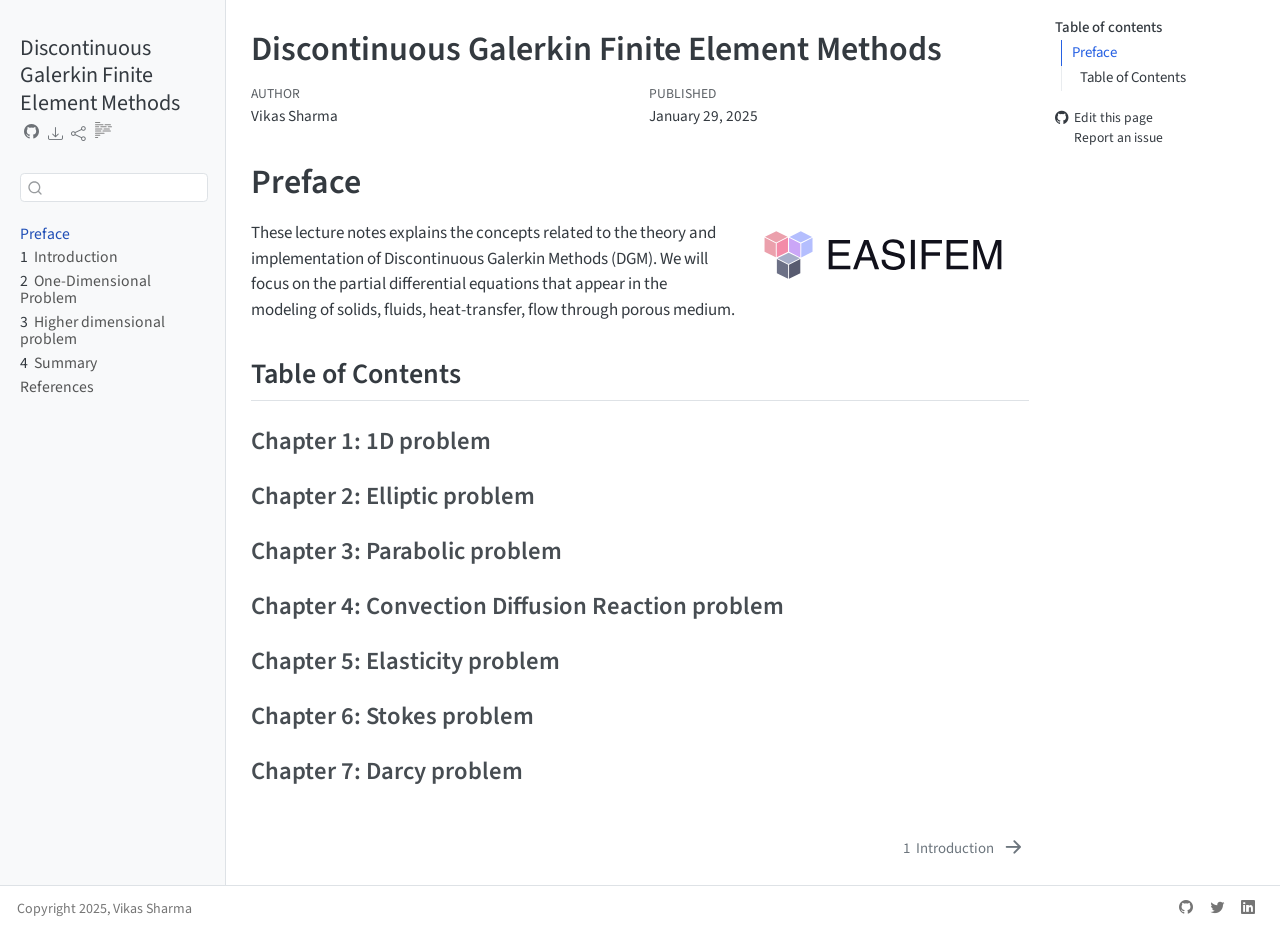
<file: index.html>
<!DOCTYPE html>
<html xmlns="http://www.w3.org/1999/xhtml" lang="en" xml:lang="en"><head>

<meta charset="utf-8">
<meta name="generator" content="quarto-1.7.6">

<meta name="viewport" content="width=device-width, initial-scale=1.0, user-scalable=yes">

<meta name="author" content="Vikas Sharma">
<meta name="dcterms.date" content="2025-01-29">

<title>Discontinuous Galerkin Finite Element Methods</title>
<style>
code{white-space: pre-wrap;}
span.smallcaps{font-variant: small-caps;}
div.columns{display: flex; gap: min(4vw, 1.5em);}
div.column{flex: auto; overflow-x: auto;}
div.hanging-indent{margin-left: 1.5em; text-indent: -1.5em;}
ul.task-list{list-style: none;}
ul.task-list li input[type="checkbox"] {
  width: 0.8em;
  margin: 0 0.8em 0.2em -1em; /* quarto-specific, see https://github.com/quarto-dev/quarto-cli/issues/4556 */ 
  vertical-align: middle;
}
</style>


<script src="site_libs/quarto-nav/quarto-nav.js"></script>
<script src="site_libs/quarto-nav/headroom.min.js"></script>
<script src="site_libs/clipboard/clipboard.min.js"></script>
<script src="site_libs/quarto-search/autocomplete.umd.js"></script>
<script src="site_libs/quarto-search/fuse.min.js"></script>
<script src="site_libs/quarto-search/quarto-search.js"></script>
<meta name="quarto:offset" content="./">
<link href="./intro.html" rel="next">
<link href="././figures/favicon.png" rel="icon" type="image/png">
<script src="site_libs/quarto-html/quarto.js"></script>
<script src="site_libs/quarto-html/popper.min.js"></script>
<script src="site_libs/quarto-html/tippy.umd.min.js"></script>
<script src="site_libs/quarto-html/anchor.min.js"></script>
<link href="site_libs/quarto-html/tippy.css" rel="stylesheet">
<link href="site_libs/quarto-html/quarto-syntax-highlighting-6c21014d9765ba549c6ebad95917e4d7.css" rel="stylesheet" id="quarto-text-highlighting-styles">
<script src="site_libs/bootstrap/bootstrap.min.js"></script>
<link href="site_libs/bootstrap/bootstrap-icons.css" rel="stylesheet">
<link href="site_libs/bootstrap/bootstrap-37d89bc7e80e994595a40689c5304408.min.css" rel="stylesheet" append-hash="true" id="quarto-bootstrap" data-mode="light">
<script id="quarto-search-options" type="application/json">{
  "location": "sidebar",
  "copy-button": false,
  "collapse-after": 3,
  "panel-placement": "start",
  "type": "textbox",
  "limit": 50,
  "keyboard-shortcut": [
    "f",
    "/",
    "s"
  ],
  "show-item-context": false,
  "language": {
    "search-no-results-text": "No results",
    "search-matching-documents-text": "matching documents",
    "search-copy-link-title": "Copy link to search",
    "search-hide-matches-text": "Hide additional matches",
    "search-more-match-text": "more match in this document",
    "search-more-matches-text": "more matches in this document",
    "search-clear-button-title": "Clear",
    "search-text-placeholder": "",
    "search-detached-cancel-button-title": "Cancel",
    "search-submit-button-title": "Submit",
    "search-label": "Search"
  }
}</script>
<script async="" src="https://hypothes.is/embed.js"></script>
<script>
  window.document.addEventListener("DOMContentLoaded", function (_event) {
    document.body.classList.add('hypothesis-enabled');
  });
</script>


<meta name="twitter:title" content="Discontinuous Galerkin Finite Element Methods">
<meta name="twitter:description" content="">
<meta name="twitter:image" content="https://poromechanics.github.io/dg-fem/figures/cover.svg">
<meta name="twitter:image:alt" content="DG FEM">
<meta name="twitter:card" content="summary_large_image">
</head>

<body class="nav-sidebar docked">

<div id="quarto-search-results"></div>
  <header id="quarto-header" class="headroom fixed-top">
  <nav class="quarto-secondary-nav">
    <div class="container-fluid d-flex">
      <button type="button" class="quarto-btn-toggle btn" data-bs-toggle="collapse" role="button" data-bs-target=".quarto-sidebar-collapse-item" aria-controls="quarto-sidebar" aria-expanded="false" aria-label="Toggle sidebar navigation" onclick="if (window.quartoToggleHeadroom) { window.quartoToggleHeadroom(); }">
        <i class="bi bi-layout-text-sidebar-reverse"></i>
      </button>
        <nav class="quarto-page-breadcrumbs" aria-label="breadcrumb"><ol class="breadcrumb"><li class="breadcrumb-item"><a href="./index.html">Preface</a></li></ol></nav>
        <a class="flex-grow-1" role="navigation" data-bs-toggle="collapse" data-bs-target=".quarto-sidebar-collapse-item" aria-controls="quarto-sidebar" aria-expanded="false" aria-label="Toggle sidebar navigation" onclick="if (window.quartoToggleHeadroom) { window.quartoToggleHeadroom(); }">      
        </a>
      <button type="button" class="btn quarto-search-button" aria-label="Search" onclick="window.quartoOpenSearch();">
        <i class="bi bi-search"></i>
      </button>
    </div>
  </nav>
</header>
<!-- content -->
<div id="quarto-content" class="quarto-container page-columns page-rows-contents page-layout-article">
<!-- sidebar -->
  <nav id="quarto-sidebar" class="sidebar collapse collapse-horizontal quarto-sidebar-collapse-item sidebar-navigation docked overflow-auto">
    <div class="pt-lg-2 mt-2 text-left sidebar-header">
    <div class="sidebar-title mb-0 py-0">
      <a href="./">Discontinuous Galerkin Finite Element Methods</a> 
        <div class="sidebar-tools-main tools-wide">
    <a href="https://github.com/poromechanics/dg-fem/" title="Source Code" class="quarto-navigation-tool px-1" aria-label="Source Code"><i class="bi bi-github"></i></a>
    <div class="dropdown">
      <a href="" title="Download" id="quarto-navigation-tool-dropdown-0" class="quarto-navigation-tool dropdown-toggle px-1" data-bs-toggle="dropdown" aria-expanded="false" role="link" aria-label="Download"><i class="bi bi-download"></i></a>
      <ul class="dropdown-menu" aria-labelledby="quarto-navigation-tool-dropdown-0">
          <li>
            <a class="dropdown-item sidebar-tools-main-item" href="./Discontinuous-Galerkin-Finite-Element-Methods.pdf">
              <i class="bi bi-file-pdf pe-1"></i>
            Download PDF
            </a>
          </li>
          <li>
            <a class="dropdown-item sidebar-tools-main-item" href="./Discontinuous-Galerkin-Finite-Element-Methods.epub">
              <i class="bi bi-journal pe-1"></i>
            Download ePub
            </a>
          </li>
      </ul>
    </div>
    <div class="dropdown">
      <a href="" title="Share" id="quarto-navigation-tool-dropdown-1" class="quarto-navigation-tool dropdown-toggle px-1" data-bs-toggle="dropdown" aria-expanded="false" role="link" aria-label="Share"><i class="bi bi-share"></i></a>
      <ul class="dropdown-menu" aria-labelledby="quarto-navigation-tool-dropdown-1">
          <li>
            <a class="dropdown-item sidebar-tools-main-item" href="https://twitter.com/intent/tweet?url=|url|">
              <i class="bi bi-twitter pe-1"></i>
            Twitter
            </a>
          </li>
          <li>
            <a class="dropdown-item sidebar-tools-main-item" href="https://www.linkedin.com/sharing/share-offsite/?url=|url|">
              <i class="bi bi-linkedin pe-1"></i>
            LinkedIn
            </a>
          </li>
      </ul>
    </div>
  <a href="" class="quarto-reader-toggle quarto-navigation-tool px-1" onclick="window.quartoToggleReader(); return false;" title="Toggle reader mode">
  <div class="quarto-reader-toggle-btn">
  <i class="bi"></i>
  </div>
</a>
</div>
    </div>
      </div>
        <div class="mt-2 flex-shrink-0 align-items-center">
        <div class="sidebar-search">
        <div id="quarto-search" class="" title="Search"></div>
        </div>
        </div>
    <div class="sidebar-menu-container"> 
    <ul class="list-unstyled mt-1">
        <li class="sidebar-item">
  <div class="sidebar-item-container"> 
  <a href="./index.html" class="sidebar-item-text sidebar-link active">
 <span class="menu-text">Preface</span></a>
  </div>
</li>
        <li class="sidebar-item">
  <div class="sidebar-item-container"> 
  <a href="./intro.html" class="sidebar-item-text sidebar-link">
 <span class="menu-text"><span class="chapter-number">1</span>&nbsp; <span class="chapter-title">Introduction</span></span></a>
  </div>
</li>
        <li class="sidebar-item">
  <div class="sidebar-item-container"> 
  <a href="./dg-in-one-dim.html" class="sidebar-item-text sidebar-link">
 <span class="menu-text"><span class="chapter-number">2</span>&nbsp; <span class="chapter-title">One-Dimensional Problem</span></span></a>
  </div>
</li>
        <li class="sidebar-item">
  <div class="sidebar-item-container"> 
  <a href="./dg-in-multi-dim.html" class="sidebar-item-text sidebar-link">
 <span class="menu-text"><span class="chapter-number">3</span>&nbsp; <span class="chapter-title">Higher dimensional problem</span></span></a>
  </div>
</li>
        <li class="sidebar-item">
  <div class="sidebar-item-container"> 
  <a href="./summary.html" class="sidebar-item-text sidebar-link">
 <span class="menu-text"><span class="chapter-number">4</span>&nbsp; <span class="chapter-title">Summary</span></span></a>
  </div>
</li>
        <li class="sidebar-item">
  <div class="sidebar-item-container"> 
  <a href="./references.html" class="sidebar-item-text sidebar-link">
 <span class="menu-text">References</span></a>
  </div>
</li>
    </ul>
    </div>
</nav>
<div id="quarto-sidebar-glass" class="quarto-sidebar-collapse-item" data-bs-toggle="collapse" data-bs-target=".quarto-sidebar-collapse-item"></div>
<!-- margin-sidebar -->
    <div id="quarto-margin-sidebar" class="sidebar margin-sidebar">
        <nav id="TOC" role="doc-toc" class="toc-active">
    <h2 id="toc-title">Table of contents</h2>
   
  <ul>
  <li><a href="#preface" id="toc-preface" class="nav-link active" data-scroll-target="#preface">Preface</a>
  <ul class="collapse">
  <li><a href="#table-of-contents" id="toc-table-of-contents" class="nav-link" data-scroll-target="#table-of-contents">Table of Contents</a>
  <ul class="collapse">
  <li><a href="#chapter-1-1d-problem" id="toc-chapter-1-1d-problem" class="nav-link" data-scroll-target="#chapter-1-1d-problem">Chapter 1: 1D problem</a></li>
  <li><a href="#chapter-2-elliptic-problem" id="toc-chapter-2-elliptic-problem" class="nav-link" data-scroll-target="#chapter-2-elliptic-problem">Chapter 2: Elliptic problem</a></li>
  <li><a href="#chapter-3-parabolic-problem" id="toc-chapter-3-parabolic-problem" class="nav-link" data-scroll-target="#chapter-3-parabolic-problem">Chapter 3: Parabolic problem</a></li>
  <li><a href="#chapter-4-convection-diffusion-reaction-problem" id="toc-chapter-4-convection-diffusion-reaction-problem" class="nav-link" data-scroll-target="#chapter-4-convection-diffusion-reaction-problem">Chapter 4: Convection Diffusion Reaction problem</a></li>
  <li><a href="#chapter-5-elasticity-problem" id="toc-chapter-5-elasticity-problem" class="nav-link" data-scroll-target="#chapter-5-elasticity-problem">Chapter 5: Elasticity problem</a></li>
  <li><a href="#chapter-6-stokes-problem" id="toc-chapter-6-stokes-problem" class="nav-link" data-scroll-target="#chapter-6-stokes-problem">Chapter 6: Stokes problem</a></li>
  <li><a href="#chapter-7-darcy-problem" id="toc-chapter-7-darcy-problem" class="nav-link" data-scroll-target="#chapter-7-darcy-problem">Chapter 7: Darcy problem</a></li>
  </ul></li>
  </ul></li>
  </ul>
<div class="toc-actions"><ul><li><a href="https://github.com/poromechanics/dg-fem/edit/main/index.md" class="toc-action"><i class="bi bi-github"></i>Edit this page</a></li><li><a href="https://github.com/poromechanics/dg-fem/issues/new" class="toc-action"><i class="bi empty"></i>Report an issue</a></li></ul></div></nav>
    </div>
<!-- main -->
<main class="content" id="quarto-document-content">

<header id="title-block-header" class="quarto-title-block default">
<div class="quarto-title">
<h1 class="title">Discontinuous Galerkin Finite Element Methods</h1>
</div>



<div class="quarto-title-meta">

    <div>
    <div class="quarto-title-meta-heading">Author</div>
    <div class="quarto-title-meta-contents">
             <p>Vikas Sharma </p>
          </div>
  </div>
    
    <div>
    <div class="quarto-title-meta-heading">Published</div>
    <div class="quarto-title-meta-contents">
      <p class="date">January 29, 2025</p>
    </div>
  </div>
  
    
  </div>
  


</header>



<section id="preface" class="level1 unnumbered">
<h1 class="unnumbered">Preface</h1><p><img src="./figures/cover.svg" title="Discontinuous Galerkin Finite Element Methods" class="quarto-cover-image nolightbox img-fluid" alt="DG FEM"></p>
<p>These lecture notes explains the concepts related to the theory and implementation of Discontinuous Galerkin Methods (DGM). We will focus on the partial differential equations that appear in the modeling of solids, fluids, heat-transfer, flow through porous medium.</p>
<section id="table-of-contents" class="level2">
<h2 class="anchored" data-anchor-id="table-of-contents">Table of Contents</h2>
<section id="chapter-1-1d-problem" class="level3">
<h3 class="anchored" data-anchor-id="chapter-1-1d-problem">Chapter 1: 1D problem</h3>
</section>
<section id="chapter-2-elliptic-problem" class="level3">
<h3 class="anchored" data-anchor-id="chapter-2-elliptic-problem">Chapter 2: Elliptic problem</h3>
</section>
<section id="chapter-3-parabolic-problem" class="level3">
<h3 class="anchored" data-anchor-id="chapter-3-parabolic-problem">Chapter 3: Parabolic problem</h3>
</section>
<section id="chapter-4-convection-diffusion-reaction-problem" class="level3">
<h3 class="anchored" data-anchor-id="chapter-4-convection-diffusion-reaction-problem">Chapter 4: Convection Diffusion Reaction problem</h3>
</section>
<section id="chapter-5-elasticity-problem" class="level3">
<h3 class="anchored" data-anchor-id="chapter-5-elasticity-problem">Chapter 5: Elasticity problem</h3>
</section>
<section id="chapter-6-stokes-problem" class="level3">
<h3 class="anchored" data-anchor-id="chapter-6-stokes-problem">Chapter 6: Stokes problem</h3>
</section>
<section id="chapter-7-darcy-problem" class="level3">
<h3 class="anchored" data-anchor-id="chapter-7-darcy-problem">Chapter 7: Darcy problem</h3>


</section>
</section>
</section>

</main> <!-- /main -->
<script id="quarto-html-after-body" type="application/javascript">
window.document.addEventListener("DOMContentLoaded", function (event) {
  const toggleBodyColorMode = (bsSheetEl) => {
    const mode = bsSheetEl.getAttribute("data-mode");
    const bodyEl = window.document.querySelector("body");
    if (mode === "dark") {
      bodyEl.classList.add("quarto-dark");
      bodyEl.classList.remove("quarto-light");
    } else {
      bodyEl.classList.add("quarto-light");
      bodyEl.classList.remove("quarto-dark");
    }
  }
  const toggleBodyColorPrimary = () => {
    const bsSheetEl = window.document.querySelector("link#quarto-bootstrap");
    if (bsSheetEl) {
      toggleBodyColorMode(bsSheetEl);
    }
  }
  toggleBodyColorPrimary();  
  const icon = "";
  const anchorJS = new window.AnchorJS();
  anchorJS.options = {
    placement: 'right',
    icon: icon
  };
  anchorJS.add('.anchored');
  const isCodeAnnotation = (el) => {
    for (const clz of el.classList) {
      if (clz.startsWith('code-annotation-')) {                     
        return true;
      }
    }
    return false;
  }
  const onCopySuccess = function(e) {
    // button target
    const button = e.trigger;
    // don't keep focus
    button.blur();
    // flash "checked"
    button.classList.add('code-copy-button-checked');
    var currentTitle = button.getAttribute("title");
    button.setAttribute("title", "Copied!");
    let tooltip;
    if (window.bootstrap) {
      button.setAttribute("data-bs-toggle", "tooltip");
      button.setAttribute("data-bs-placement", "left");
      button.setAttribute("data-bs-title", "Copied!");
      tooltip = new bootstrap.Tooltip(button, 
        { trigger: "manual", 
          customClass: "code-copy-button-tooltip",
          offset: [0, -8]});
      tooltip.show();    
    }
    setTimeout(function() {
      if (tooltip) {
        tooltip.hide();
        button.removeAttribute("data-bs-title");
        button.removeAttribute("data-bs-toggle");
        button.removeAttribute("data-bs-placement");
      }
      button.setAttribute("title", currentTitle);
      button.classList.remove('code-copy-button-checked');
    }, 1000);
    // clear code selection
    e.clearSelection();
  }
  const getTextToCopy = function(trigger) {
      const codeEl = trigger.previousElementSibling.cloneNode(true);
      for (const childEl of codeEl.children) {
        if (isCodeAnnotation(childEl)) {
          childEl.remove();
        }
      }
      return codeEl.innerText;
  }
  const clipboard = new window.ClipboardJS('.code-copy-button:not([data-in-quarto-modal])', {
    text: getTextToCopy
  });
  clipboard.on('success', onCopySuccess);
  if (window.document.getElementById('quarto-embedded-source-code-modal')) {
    const clipboardModal = new window.ClipboardJS('.code-copy-button[data-in-quarto-modal]', {
      text: getTextToCopy,
      container: window.document.getElementById('quarto-embedded-source-code-modal')
    });
    clipboardModal.on('success', onCopySuccess);
  }
    var localhostRegex = new RegExp(/^(?:http|https):\/\/localhost\:?[0-9]*\//);
    var mailtoRegex = new RegExp(/^mailto:/);
      var filterRegex = new RegExp("https:\/\/poromechanics\.github\.io\/dg-fem");
    var isInternal = (href) => {
        return filterRegex.test(href) || localhostRegex.test(href) || mailtoRegex.test(href);
    }
    // Inspect non-navigation links and adorn them if external
 	var links = window.document.querySelectorAll('a[href]:not(.nav-link):not(.navbar-brand):not(.toc-action):not(.sidebar-link):not(.sidebar-item-toggle):not(.pagination-link):not(.no-external):not([aria-hidden]):not(.dropdown-item):not(.quarto-navigation-tool):not(.about-link)');
    for (var i=0; i<links.length; i++) {
      const link = links[i];
      if (!isInternal(link.href)) {
        // undo the damage that might have been done by quarto-nav.js in the case of
        // links that we want to consider external
        if (link.dataset.originalHref !== undefined) {
          link.href = link.dataset.originalHref;
        }
      }
    }
  function tippyHover(el, contentFn, onTriggerFn, onUntriggerFn) {
    const config = {
      allowHTML: true,
      maxWidth: 500,
      delay: 100,
      arrow: false,
      appendTo: function(el) {
          return el.parentElement;
      },
      interactive: true,
      interactiveBorder: 10,
      theme: 'quarto',
      placement: 'bottom-start',
    };
    if (contentFn) {
      config.content = contentFn;
    }
    if (onTriggerFn) {
      config.onTrigger = onTriggerFn;
    }
    if (onUntriggerFn) {
      config.onUntrigger = onUntriggerFn;
    }
    window.tippy(el, config); 
  }
  const noterefs = window.document.querySelectorAll('a[role="doc-noteref"]');
  for (var i=0; i<noterefs.length; i++) {
    const ref = noterefs[i];
    tippyHover(ref, function() {
      // use id or data attribute instead here
      let href = ref.getAttribute('data-footnote-href') || ref.getAttribute('href');
      try { href = new URL(href).hash; } catch {}
      const id = href.replace(/^#\/?/, "");
      const note = window.document.getElementById(id);
      if (note) {
        return note.innerHTML;
      } else {
        return "";
      }
    });
  }
  const xrefs = window.document.querySelectorAll('a.quarto-xref');
  const processXRef = (id, note) => {
    // Strip column container classes
    const stripColumnClz = (el) => {
      el.classList.remove("page-full", "page-columns");
      if (el.children) {
        for (const child of el.children) {
          stripColumnClz(child);
        }
      }
    }
    stripColumnClz(note)
    if (id === null || id.startsWith('sec-')) {
      // Special case sections, only their first couple elements
      const container = document.createElement("div");
      if (note.children && note.children.length > 2) {
        container.appendChild(note.children[0].cloneNode(true));
        for (let i = 1; i < note.children.length; i++) {
          const child = note.children[i];
          if (child.tagName === "P" && child.innerText === "") {
            continue;
          } else {
            container.appendChild(child.cloneNode(true));
            break;
          }
        }
        if (window.Quarto?.typesetMath) {
          window.Quarto.typesetMath(container);
        }
        return container.innerHTML
      } else {
        if (window.Quarto?.typesetMath) {
          window.Quarto.typesetMath(note);
        }
        return note.innerHTML;
      }
    } else {
      // Remove any anchor links if they are present
      const anchorLink = note.querySelector('a.anchorjs-link');
      if (anchorLink) {
        anchorLink.remove();
      }
      if (window.Quarto?.typesetMath) {
        window.Quarto.typesetMath(note);
      }
      if (note.classList.contains("callout")) {
        return note.outerHTML;
      } else {
        return note.innerHTML;
      }
    }
  }
  for (var i=0; i<xrefs.length; i++) {
    const xref = xrefs[i];
    tippyHover(xref, undefined, function(instance) {
      instance.disable();
      let url = xref.getAttribute('href');
      let hash = undefined; 
      if (url.startsWith('#')) {
        hash = url;
      } else {
        try { hash = new URL(url).hash; } catch {}
      }
      if (hash) {
        const id = hash.replace(/^#\/?/, "");
        const note = window.document.getElementById(id);
        if (note !== null) {
          try {
            const html = processXRef(id, note.cloneNode(true));
            instance.setContent(html);
          } finally {
            instance.enable();
            instance.show();
          }
        } else {
          // See if we can fetch this
          fetch(url.split('#')[0])
          .then(res => res.text())
          .then(html => {
            const parser = new DOMParser();
            const htmlDoc = parser.parseFromString(html, "text/html");
            const note = htmlDoc.getElementById(id);
            if (note !== null) {
              const html = processXRef(id, note);
              instance.setContent(html);
            } 
          }).finally(() => {
            instance.enable();
            instance.show();
          });
        }
      } else {
        // See if we can fetch a full url (with no hash to target)
        // This is a special case and we should probably do some content thinning / targeting
        fetch(url)
        .then(res => res.text())
        .then(html => {
          const parser = new DOMParser();
          const htmlDoc = parser.parseFromString(html, "text/html");
          const note = htmlDoc.querySelector('main.content');
          if (note !== null) {
            // This should only happen for chapter cross references
            // (since there is no id in the URL)
            // remove the first header
            if (note.children.length > 0 && note.children[0].tagName === "HEADER") {
              note.children[0].remove();
            }
            const html = processXRef(null, note);
            instance.setContent(html);
          } 
        }).finally(() => {
          instance.enable();
          instance.show();
        });
      }
    }, function(instance) {
    });
  }
      let selectedAnnoteEl;
      const selectorForAnnotation = ( cell, annotation) => {
        let cellAttr = 'data-code-cell="' + cell + '"';
        let lineAttr = 'data-code-annotation="' +  annotation + '"';
        const selector = 'span[' + cellAttr + '][' + lineAttr + ']';
        return selector;
      }
      const selectCodeLines = (annoteEl) => {
        const doc = window.document;
        const targetCell = annoteEl.getAttribute("data-target-cell");
        const targetAnnotation = annoteEl.getAttribute("data-target-annotation");
        const annoteSpan = window.document.querySelector(selectorForAnnotation(targetCell, targetAnnotation));
        const lines = annoteSpan.getAttribute("data-code-lines").split(",");
        const lineIds = lines.map((line) => {
          return targetCell + "-" + line;
        })
        let top = null;
        let height = null;
        let parent = null;
        if (lineIds.length > 0) {
            //compute the position of the single el (top and bottom and make a div)
            const el = window.document.getElementById(lineIds[0]);
            top = el.offsetTop;
            height = el.offsetHeight;
            parent = el.parentElement.parentElement;
          if (lineIds.length > 1) {
            const lastEl = window.document.getElementById(lineIds[lineIds.length - 1]);
            const bottom = lastEl.offsetTop + lastEl.offsetHeight;
            height = bottom - top;
          }
          if (top !== null && height !== null && parent !== null) {
            // cook up a div (if necessary) and position it 
            let div = window.document.getElementById("code-annotation-line-highlight");
            if (div === null) {
              div = window.document.createElement("div");
              div.setAttribute("id", "code-annotation-line-highlight");
              div.style.position = 'absolute';
              parent.appendChild(div);
            }
            div.style.top = top - 2 + "px";
            div.style.height = height + 4 + "px";
            div.style.left = 0;
            let gutterDiv = window.document.getElementById("code-annotation-line-highlight-gutter");
            if (gutterDiv === null) {
              gutterDiv = window.document.createElement("div");
              gutterDiv.setAttribute("id", "code-annotation-line-highlight-gutter");
              gutterDiv.style.position = 'absolute';
              const codeCell = window.document.getElementById(targetCell);
              const gutter = codeCell.querySelector('.code-annotation-gutter');
              gutter.appendChild(gutterDiv);
            }
            gutterDiv.style.top = top - 2 + "px";
            gutterDiv.style.height = height + 4 + "px";
          }
          selectedAnnoteEl = annoteEl;
        }
      };
      const unselectCodeLines = () => {
        const elementsIds = ["code-annotation-line-highlight", "code-annotation-line-highlight-gutter"];
        elementsIds.forEach((elId) => {
          const div = window.document.getElementById(elId);
          if (div) {
            div.remove();
          }
        });
        selectedAnnoteEl = undefined;
      };
        // Handle positioning of the toggle
    window.addEventListener(
      "resize",
      throttle(() => {
        elRect = undefined;
        if (selectedAnnoteEl) {
          selectCodeLines(selectedAnnoteEl);
        }
      }, 10)
    );
    function throttle(fn, ms) {
    let throttle = false;
    let timer;
      return (...args) => {
        if(!throttle) { // first call gets through
            fn.apply(this, args);
            throttle = true;
        } else { // all the others get throttled
            if(timer) clearTimeout(timer); // cancel #2
            timer = setTimeout(() => {
              fn.apply(this, args);
              timer = throttle = false;
            }, ms);
        }
      };
    }
      // Attach click handler to the DT
      const annoteDls = window.document.querySelectorAll('dt[data-target-cell]');
      for (const annoteDlNode of annoteDls) {
        annoteDlNode.addEventListener('click', (event) => {
          const clickedEl = event.target;
          if (clickedEl !== selectedAnnoteEl) {
            unselectCodeLines();
            const activeEl = window.document.querySelector('dt[data-target-cell].code-annotation-active');
            if (activeEl) {
              activeEl.classList.remove('code-annotation-active');
            }
            selectCodeLines(clickedEl);
            clickedEl.classList.add('code-annotation-active');
          } else {
            // Unselect the line
            unselectCodeLines();
            clickedEl.classList.remove('code-annotation-active');
          }
        });
      }
  const findCites = (el) => {
    const parentEl = el.parentElement;
    if (parentEl) {
      const cites = parentEl.dataset.cites;
      if (cites) {
        return {
          el,
          cites: cites.split(' ')
        };
      } else {
        return findCites(el.parentElement)
      }
    } else {
      return undefined;
    }
  };
  var bibliorefs = window.document.querySelectorAll('a[role="doc-biblioref"]');
  for (var i=0; i<bibliorefs.length; i++) {
    const ref = bibliorefs[i];
    const citeInfo = findCites(ref);
    if (citeInfo) {
      tippyHover(citeInfo.el, function() {
        var popup = window.document.createElement('div');
        citeInfo.cites.forEach(function(cite) {
          var citeDiv = window.document.createElement('div');
          citeDiv.classList.add('hanging-indent');
          citeDiv.classList.add('csl-entry');
          var biblioDiv = window.document.getElementById('ref-' + cite);
          if (biblioDiv) {
            citeDiv.innerHTML = biblioDiv.innerHTML;
          }
          popup.appendChild(citeDiv);
        });
        return popup.innerHTML;
      });
    }
  }
});
</script>
<nav class="page-navigation">
  <div class="nav-page nav-page-previous">
  </div>
  <div class="nav-page nav-page-next">
      <a href="./intro.html" class="pagination-link" aria-label="Introduction">
        <span class="nav-page-text"><span class="chapter-number">1</span>&nbsp; <span class="chapter-title">Introduction</span></span> <i class="bi bi-arrow-right-short"></i>
      </a>
  </div>
</nav>
</div> <!-- /content -->
<footer class="footer">
  <div class="nav-footer">
    <div class="nav-footer-left">
<p>Copyright 2025, Vikas Sharma</p>
</div>   
    <div class="nav-footer-center">
      &nbsp;
    <div class="toc-actions d-sm-block d-md-none"><ul><li><a href="https://github.com/poromechanics/dg-fem/edit/main/index.md" class="toc-action"><i class="bi bi-github"></i>Edit this page</a></li><li><a href="https://github.com/poromechanics/dg-fem/issues/new" class="toc-action"><i class="bi empty"></i>Report an issue</a></li></ul></div></div>
    <div class="nav-footer-right">
      <ul class="footer-items list-unstyled">
    <li class="nav-item compact">
    <a class="nav-link" href="https://github.com/vickysharma0812">
      <i class="bi bi-github" role="img">
</i> 
    </a>
  </li>  
    <li class="nav-item compact">
    <a class="nav-link" href="https://twitter.com/vickysharma0812">
      <i class="bi bi-twitter" role="img">
</i> 
    </a>
  </li>  
    <li class="nav-item compact">
    <a class="nav-link" href="https://linkedin.com/in/vickysharma0812">
      <i class="bi bi-linkedin" role="img">
</i> 
    </a>
  </li>  
</ul>
    </div>
  </div>
</footer>




</body></html>
</file>
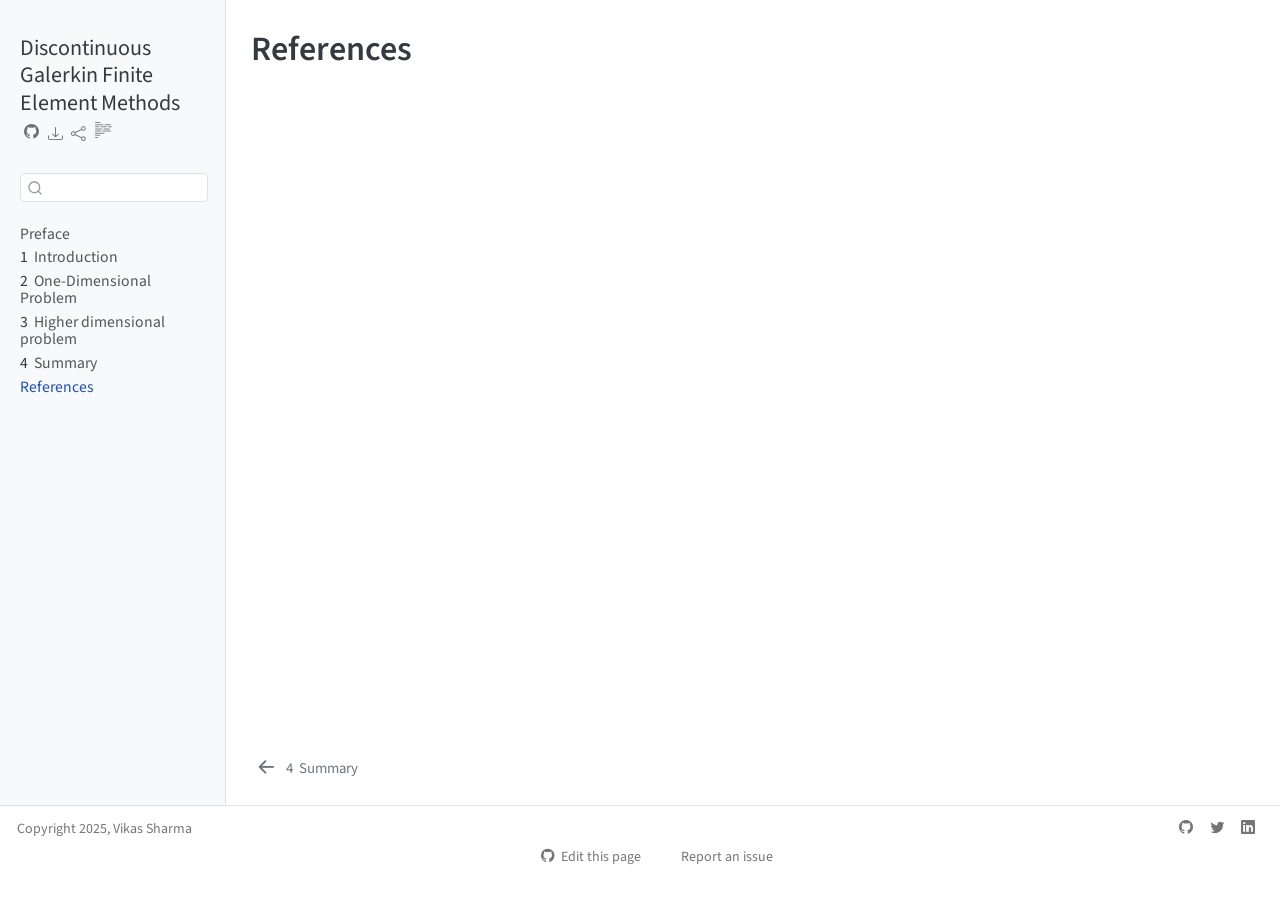
<file: references.html>
<!DOCTYPE html>
<html xmlns="http://www.w3.org/1999/xhtml" lang="en" xml:lang="en"><head>

<meta charset="utf-8">
<meta name="generator" content="quarto-1.7.6">

<meta name="viewport" content="width=device-width, initial-scale=1.0, user-scalable=yes">


<title>References – Discontinuous Galerkin Finite Element Methods</title>
<style>
code{white-space: pre-wrap;}
span.smallcaps{font-variant: small-caps;}
div.columns{display: flex; gap: min(4vw, 1.5em);}
div.column{flex: auto; overflow-x: auto;}
div.hanging-indent{margin-left: 1.5em; text-indent: -1.5em;}
ul.task-list{list-style: none;}
ul.task-list li input[type="checkbox"] {
  width: 0.8em;
  margin: 0 0.8em 0.2em -1em; /* quarto-specific, see https://github.com/quarto-dev/quarto-cli/issues/4556 */ 
  vertical-align: middle;
}
/* CSS for citations */
div.csl-bib-body { }
div.csl-entry {
  clear: both;
}
.hanging-indent div.csl-entry {
  margin-left:2em;
  text-indent:-2em;
}
div.csl-left-margin {
  min-width:2em;
  float:left;
}
div.csl-right-inline {
  margin-left:2em;
  padding-left:1em;
}
div.csl-indent {
  margin-left: 2em;
}</style>


<script src="site_libs/quarto-nav/quarto-nav.js"></script>
<script src="site_libs/quarto-nav/headroom.min.js"></script>
<script src="site_libs/clipboard/clipboard.min.js"></script>
<script src="site_libs/quarto-search/autocomplete.umd.js"></script>
<script src="site_libs/quarto-search/fuse.min.js"></script>
<script src="site_libs/quarto-search/quarto-search.js"></script>
<meta name="quarto:offset" content="./">
<link href="./summary.html" rel="prev">
<link href="././figures/favicon.png" rel="icon" type="image/png">
<script src="site_libs/quarto-html/quarto.js"></script>
<script src="site_libs/quarto-html/popper.min.js"></script>
<script src="site_libs/quarto-html/tippy.umd.min.js"></script>
<script src="site_libs/quarto-html/anchor.min.js"></script>
<link href="site_libs/quarto-html/tippy.css" rel="stylesheet">
<link href="site_libs/quarto-html/quarto-syntax-highlighting-6c21014d9765ba549c6ebad95917e4d7.css" rel="stylesheet" id="quarto-text-highlighting-styles">
<script src="site_libs/bootstrap/bootstrap.min.js"></script>
<link href="site_libs/bootstrap/bootstrap-icons.css" rel="stylesheet">
<link href="site_libs/bootstrap/bootstrap-37d89bc7e80e994595a40689c5304408.min.css" rel="stylesheet" append-hash="true" id="quarto-bootstrap" data-mode="light">
<script id="quarto-search-options" type="application/json">{
  "location": "sidebar",
  "copy-button": false,
  "collapse-after": 3,
  "panel-placement": "start",
  "type": "textbox",
  "limit": 50,
  "keyboard-shortcut": [
    "f",
    "/",
    "s"
  ],
  "show-item-context": false,
  "language": {
    "search-no-results-text": "No results",
    "search-matching-documents-text": "matching documents",
    "search-copy-link-title": "Copy link to search",
    "search-hide-matches-text": "Hide additional matches",
    "search-more-match-text": "more match in this document",
    "search-more-matches-text": "more matches in this document",
    "search-clear-button-title": "Clear",
    "search-text-placeholder": "",
    "search-detached-cancel-button-title": "Cancel",
    "search-submit-button-title": "Submit",
    "search-label": "Search"
  }
}</script>
<script async="" src="https://hypothes.is/embed.js"></script>
<script>
  window.document.addEventListener("DOMContentLoaded", function (_event) {
    document.body.classList.add('hypothesis-enabled');
  });
</script>


<meta name="twitter:title" content="References – Discontinuous Galerkin Finite Element Methods">
<meta name="twitter:card" content="summary">
</head>

<body class="nav-sidebar docked">

<div id="quarto-search-results"></div>
  <header id="quarto-header" class="headroom fixed-top">
  <nav class="quarto-secondary-nav">
    <div class="container-fluid d-flex">
      <button type="button" class="quarto-btn-toggle btn" data-bs-toggle="collapse" role="button" data-bs-target=".quarto-sidebar-collapse-item" aria-controls="quarto-sidebar" aria-expanded="false" aria-label="Toggle sidebar navigation" onclick="if (window.quartoToggleHeadroom) { window.quartoToggleHeadroom(); }">
        <i class="bi bi-layout-text-sidebar-reverse"></i>
      </button>
        <nav class="quarto-page-breadcrumbs" aria-label="breadcrumb"><ol class="breadcrumb"><li class="breadcrumb-item"><a href="./references.html">References</a></li></ol></nav>
        <a class="flex-grow-1" role="navigation" data-bs-toggle="collapse" data-bs-target=".quarto-sidebar-collapse-item" aria-controls="quarto-sidebar" aria-expanded="false" aria-label="Toggle sidebar navigation" onclick="if (window.quartoToggleHeadroom) { window.quartoToggleHeadroom(); }">      
        </a>
      <button type="button" class="btn quarto-search-button" aria-label="Search" onclick="window.quartoOpenSearch();">
        <i class="bi bi-search"></i>
      </button>
    </div>
  </nav>
</header>
<!-- content -->
<div id="quarto-content" class="quarto-container page-columns page-rows-contents page-layout-article">
<!-- sidebar -->
  <nav id="quarto-sidebar" class="sidebar collapse collapse-horizontal quarto-sidebar-collapse-item sidebar-navigation docked overflow-auto">
    <div class="pt-lg-2 mt-2 text-left sidebar-header">
    <div class="sidebar-title mb-0 py-0">
      <a href="./">Discontinuous Galerkin Finite Element Methods</a> 
        <div class="sidebar-tools-main tools-wide">
    <a href="https://github.com/poromechanics/dg-fem/" title="Source Code" class="quarto-navigation-tool px-1" aria-label="Source Code"><i class="bi bi-github"></i></a>
    <div class="dropdown">
      <a href="" title="Download" id="quarto-navigation-tool-dropdown-0" class="quarto-navigation-tool dropdown-toggle px-1" data-bs-toggle="dropdown" aria-expanded="false" role="link" aria-label="Download"><i class="bi bi-download"></i></a>
      <ul class="dropdown-menu" aria-labelledby="quarto-navigation-tool-dropdown-0">
          <li>
            <a class="dropdown-item sidebar-tools-main-item" href="./Discontinuous-Galerkin-Finite-Element-Methods.pdf">
              <i class="bi bi-file-pdf pe-1"></i>
            Download PDF
            </a>
          </li>
          <li>
            <a class="dropdown-item sidebar-tools-main-item" href="./Discontinuous-Galerkin-Finite-Element-Methods.epub">
              <i class="bi bi-journal pe-1"></i>
            Download ePub
            </a>
          </li>
      </ul>
    </div>
    <div class="dropdown">
      <a href="" title="Share" id="quarto-navigation-tool-dropdown-1" class="quarto-navigation-tool dropdown-toggle px-1" data-bs-toggle="dropdown" aria-expanded="false" role="link" aria-label="Share"><i class="bi bi-share"></i></a>
      <ul class="dropdown-menu" aria-labelledby="quarto-navigation-tool-dropdown-1">
          <li>
            <a class="dropdown-item sidebar-tools-main-item" href="https://twitter.com/intent/tweet?url=|url|">
              <i class="bi bi-twitter pe-1"></i>
            Twitter
            </a>
          </li>
          <li>
            <a class="dropdown-item sidebar-tools-main-item" href="https://www.linkedin.com/sharing/share-offsite/?url=|url|">
              <i class="bi bi-linkedin pe-1"></i>
            LinkedIn
            </a>
          </li>
      </ul>
    </div>
  <a href="" class="quarto-reader-toggle quarto-navigation-tool px-1" onclick="window.quartoToggleReader(); return false;" title="Toggle reader mode">
  <div class="quarto-reader-toggle-btn">
  <i class="bi"></i>
  </div>
</a>
</div>
    </div>
      </div>
        <div class="mt-2 flex-shrink-0 align-items-center">
        <div class="sidebar-search">
        <div id="quarto-search" class="" title="Search"></div>
        </div>
        </div>
    <div class="sidebar-menu-container"> 
    <ul class="list-unstyled mt-1">
        <li class="sidebar-item">
  <div class="sidebar-item-container"> 
  <a href="./index.html" class="sidebar-item-text sidebar-link">
 <span class="menu-text">Preface</span></a>
  </div>
</li>
        <li class="sidebar-item">
  <div class="sidebar-item-container"> 
  <a href="./intro.html" class="sidebar-item-text sidebar-link">
 <span class="menu-text"><span class="chapter-number">1</span>&nbsp; <span class="chapter-title">Introduction</span></span></a>
  </div>
</li>
        <li class="sidebar-item">
  <div class="sidebar-item-container"> 
  <a href="./dg-in-one-dim.html" class="sidebar-item-text sidebar-link">
 <span class="menu-text"><span class="chapter-number">2</span>&nbsp; <span class="chapter-title">One-Dimensional Problem</span></span></a>
  </div>
</li>
        <li class="sidebar-item">
  <div class="sidebar-item-container"> 
  <a href="./dg-in-multi-dim.html" class="sidebar-item-text sidebar-link">
 <span class="menu-text"><span class="chapter-number">3</span>&nbsp; <span class="chapter-title">Higher dimensional problem</span></span></a>
  </div>
</li>
        <li class="sidebar-item">
  <div class="sidebar-item-container"> 
  <a href="./summary.html" class="sidebar-item-text sidebar-link">
 <span class="menu-text"><span class="chapter-number">4</span>&nbsp; <span class="chapter-title">Summary</span></span></a>
  </div>
</li>
        <li class="sidebar-item">
  <div class="sidebar-item-container"> 
  <a href="./references.html" class="sidebar-item-text sidebar-link active">
 <span class="menu-text">References</span></a>
  </div>
</li>
    </ul>
    </div>
</nav>
<div id="quarto-sidebar-glass" class="quarto-sidebar-collapse-item" data-bs-toggle="collapse" data-bs-target=".quarto-sidebar-collapse-item"></div>
<!-- margin-sidebar -->
    <div id="quarto-margin-sidebar" class="sidebar margin-sidebar zindex-bottom">
        
    </div>
<!-- main -->
<main class="content" id="quarto-document-content">

<header id="title-block-header" class="quarto-title-block default">
<div class="quarto-title">
<h1 class="title">References</h1>
</div>



<div class="quarto-title-meta">

    
  
    
  </div>
  


</header>


<div id="refs" role="list" style="display: none">

</div>



</main> <!-- /main -->
<script id="quarto-html-after-body" type="application/javascript">
window.document.addEventListener("DOMContentLoaded", function (event) {
  const toggleBodyColorMode = (bsSheetEl) => {
    const mode = bsSheetEl.getAttribute("data-mode");
    const bodyEl = window.document.querySelector("body");
    if (mode === "dark") {
      bodyEl.classList.add("quarto-dark");
      bodyEl.classList.remove("quarto-light");
    } else {
      bodyEl.classList.add("quarto-light");
      bodyEl.classList.remove("quarto-dark");
    }
  }
  const toggleBodyColorPrimary = () => {
    const bsSheetEl = window.document.querySelector("link#quarto-bootstrap");
    if (bsSheetEl) {
      toggleBodyColorMode(bsSheetEl);
    }
  }
  toggleBodyColorPrimary();  
  const icon = "";
  const anchorJS = new window.AnchorJS();
  anchorJS.options = {
    placement: 'right',
    icon: icon
  };
  anchorJS.add('.anchored');
  const isCodeAnnotation = (el) => {
    for (const clz of el.classList) {
      if (clz.startsWith('code-annotation-')) {                     
        return true;
      }
    }
    return false;
  }
  const onCopySuccess = function(e) {
    // button target
    const button = e.trigger;
    // don't keep focus
    button.blur();
    // flash "checked"
    button.classList.add('code-copy-button-checked');
    var currentTitle = button.getAttribute("title");
    button.setAttribute("title", "Copied!");
    let tooltip;
    if (window.bootstrap) {
      button.setAttribute("data-bs-toggle", "tooltip");
      button.setAttribute("data-bs-placement", "left");
      button.setAttribute("data-bs-title", "Copied!");
      tooltip = new bootstrap.Tooltip(button, 
        { trigger: "manual", 
          customClass: "code-copy-button-tooltip",
          offset: [0, -8]});
      tooltip.show();    
    }
    setTimeout(function() {
      if (tooltip) {
        tooltip.hide();
        button.removeAttribute("data-bs-title");
        button.removeAttribute("data-bs-toggle");
        button.removeAttribute("data-bs-placement");
      }
      button.setAttribute("title", currentTitle);
      button.classList.remove('code-copy-button-checked');
    }, 1000);
    // clear code selection
    e.clearSelection();
  }
  const getTextToCopy = function(trigger) {
      const codeEl = trigger.previousElementSibling.cloneNode(true);
      for (const childEl of codeEl.children) {
        if (isCodeAnnotation(childEl)) {
          childEl.remove();
        }
      }
      return codeEl.innerText;
  }
  const clipboard = new window.ClipboardJS('.code-copy-button:not([data-in-quarto-modal])', {
    text: getTextToCopy
  });
  clipboard.on('success', onCopySuccess);
  if (window.document.getElementById('quarto-embedded-source-code-modal')) {
    const clipboardModal = new window.ClipboardJS('.code-copy-button[data-in-quarto-modal]', {
      text: getTextToCopy,
      container: window.document.getElementById('quarto-embedded-source-code-modal')
    });
    clipboardModal.on('success', onCopySuccess);
  }
    var localhostRegex = new RegExp(/^(?:http|https):\/\/localhost\:?[0-9]*\//);
    var mailtoRegex = new RegExp(/^mailto:/);
      var filterRegex = new RegExp("https:\/\/poromechanics\.github\.io\/dg-fem");
    var isInternal = (href) => {
        return filterRegex.test(href) || localhostRegex.test(href) || mailtoRegex.test(href);
    }
    // Inspect non-navigation links and adorn them if external
 	var links = window.document.querySelectorAll('a[href]:not(.nav-link):not(.navbar-brand):not(.toc-action):not(.sidebar-link):not(.sidebar-item-toggle):not(.pagination-link):not(.no-external):not([aria-hidden]):not(.dropdown-item):not(.quarto-navigation-tool):not(.about-link)');
    for (var i=0; i<links.length; i++) {
      const link = links[i];
      if (!isInternal(link.href)) {
        // undo the damage that might have been done by quarto-nav.js in the case of
        // links that we want to consider external
        if (link.dataset.originalHref !== undefined) {
          link.href = link.dataset.originalHref;
        }
      }
    }
  function tippyHover(el, contentFn, onTriggerFn, onUntriggerFn) {
    const config = {
      allowHTML: true,
      maxWidth: 500,
      delay: 100,
      arrow: false,
      appendTo: function(el) {
          return el.parentElement;
      },
      interactive: true,
      interactiveBorder: 10,
      theme: 'quarto',
      placement: 'bottom-start',
    };
    if (contentFn) {
      config.content = contentFn;
    }
    if (onTriggerFn) {
      config.onTrigger = onTriggerFn;
    }
    if (onUntriggerFn) {
      config.onUntrigger = onUntriggerFn;
    }
    window.tippy(el, config); 
  }
  const noterefs = window.document.querySelectorAll('a[role="doc-noteref"]');
  for (var i=0; i<noterefs.length; i++) {
    const ref = noterefs[i];
    tippyHover(ref, function() {
      // use id or data attribute instead here
      let href = ref.getAttribute('data-footnote-href') || ref.getAttribute('href');
      try { href = new URL(href).hash; } catch {}
      const id = href.replace(/^#\/?/, "");
      const note = window.document.getElementById(id);
      if (note) {
        return note.innerHTML;
      } else {
        return "";
      }
    });
  }
  const xrefs = window.document.querySelectorAll('a.quarto-xref');
  const processXRef = (id, note) => {
    // Strip column container classes
    const stripColumnClz = (el) => {
      el.classList.remove("page-full", "page-columns");
      if (el.children) {
        for (const child of el.children) {
          stripColumnClz(child);
        }
      }
    }
    stripColumnClz(note)
    if (id === null || id.startsWith('sec-')) {
      // Special case sections, only their first couple elements
      const container = document.createElement("div");
      if (note.children && note.children.length > 2) {
        container.appendChild(note.children[0].cloneNode(true));
        for (let i = 1; i < note.children.length; i++) {
          const child = note.children[i];
          if (child.tagName === "P" && child.innerText === "") {
            continue;
          } else {
            container.appendChild(child.cloneNode(true));
            break;
          }
        }
        if (window.Quarto?.typesetMath) {
          window.Quarto.typesetMath(container);
        }
        return container.innerHTML
      } else {
        if (window.Quarto?.typesetMath) {
          window.Quarto.typesetMath(note);
        }
        return note.innerHTML;
      }
    } else {
      // Remove any anchor links if they are present
      const anchorLink = note.querySelector('a.anchorjs-link');
      if (anchorLink) {
        anchorLink.remove();
      }
      if (window.Quarto?.typesetMath) {
        window.Quarto.typesetMath(note);
      }
      if (note.classList.contains("callout")) {
        return note.outerHTML;
      } else {
        return note.innerHTML;
      }
    }
  }
  for (var i=0; i<xrefs.length; i++) {
    const xref = xrefs[i];
    tippyHover(xref, undefined, function(instance) {
      instance.disable();
      let url = xref.getAttribute('href');
      let hash = undefined; 
      if (url.startsWith('#')) {
        hash = url;
      } else {
        try { hash = new URL(url).hash; } catch {}
      }
      if (hash) {
        const id = hash.replace(/^#\/?/, "");
        const note = window.document.getElementById(id);
        if (note !== null) {
          try {
            const html = processXRef(id, note.cloneNode(true));
            instance.setContent(html);
          } finally {
            instance.enable();
            instance.show();
          }
        } else {
          // See if we can fetch this
          fetch(url.split('#')[0])
          .then(res => res.text())
          .then(html => {
            const parser = new DOMParser();
            const htmlDoc = parser.parseFromString(html, "text/html");
            const note = htmlDoc.getElementById(id);
            if (note !== null) {
              const html = processXRef(id, note);
              instance.setContent(html);
            } 
          }).finally(() => {
            instance.enable();
            instance.show();
          });
        }
      } else {
        // See if we can fetch a full url (with no hash to target)
        // This is a special case and we should probably do some content thinning / targeting
        fetch(url)
        .then(res => res.text())
        .then(html => {
          const parser = new DOMParser();
          const htmlDoc = parser.parseFromString(html, "text/html");
          const note = htmlDoc.querySelector('main.content');
          if (note !== null) {
            // This should only happen for chapter cross references
            // (since there is no id in the URL)
            // remove the first header
            if (note.children.length > 0 && note.children[0].tagName === "HEADER") {
              note.children[0].remove();
            }
            const html = processXRef(null, note);
            instance.setContent(html);
          } 
        }).finally(() => {
          instance.enable();
          instance.show();
        });
      }
    }, function(instance) {
    });
  }
      let selectedAnnoteEl;
      const selectorForAnnotation = ( cell, annotation) => {
        let cellAttr = 'data-code-cell="' + cell + '"';
        let lineAttr = 'data-code-annotation="' +  annotation + '"';
        const selector = 'span[' + cellAttr + '][' + lineAttr + ']';
        return selector;
      }
      const selectCodeLines = (annoteEl) => {
        const doc = window.document;
        const targetCell = annoteEl.getAttribute("data-target-cell");
        const targetAnnotation = annoteEl.getAttribute("data-target-annotation");
        const annoteSpan = window.document.querySelector(selectorForAnnotation(targetCell, targetAnnotation));
        const lines = annoteSpan.getAttribute("data-code-lines").split(",");
        const lineIds = lines.map((line) => {
          return targetCell + "-" + line;
        })
        let top = null;
        let height = null;
        let parent = null;
        if (lineIds.length > 0) {
            //compute the position of the single el (top and bottom and make a div)
            const el = window.document.getElementById(lineIds[0]);
            top = el.offsetTop;
            height = el.offsetHeight;
            parent = el.parentElement.parentElement;
          if (lineIds.length > 1) {
            const lastEl = window.document.getElementById(lineIds[lineIds.length - 1]);
            const bottom = lastEl.offsetTop + lastEl.offsetHeight;
            height = bottom - top;
          }
          if (top !== null && height !== null && parent !== null) {
            // cook up a div (if necessary) and position it 
            let div = window.document.getElementById("code-annotation-line-highlight");
            if (div === null) {
              div = window.document.createElement("div");
              div.setAttribute("id", "code-annotation-line-highlight");
              div.style.position = 'absolute';
              parent.appendChild(div);
            }
            div.style.top = top - 2 + "px";
            div.style.height = height + 4 + "px";
            div.style.left = 0;
            let gutterDiv = window.document.getElementById("code-annotation-line-highlight-gutter");
            if (gutterDiv === null) {
              gutterDiv = window.document.createElement("div");
              gutterDiv.setAttribute("id", "code-annotation-line-highlight-gutter");
              gutterDiv.style.position = 'absolute';
              const codeCell = window.document.getElementById(targetCell);
              const gutter = codeCell.querySelector('.code-annotation-gutter');
              gutter.appendChild(gutterDiv);
            }
            gutterDiv.style.top = top - 2 + "px";
            gutterDiv.style.height = height + 4 + "px";
          }
          selectedAnnoteEl = annoteEl;
        }
      };
      const unselectCodeLines = () => {
        const elementsIds = ["code-annotation-line-highlight", "code-annotation-line-highlight-gutter"];
        elementsIds.forEach((elId) => {
          const div = window.document.getElementById(elId);
          if (div) {
            div.remove();
          }
        });
        selectedAnnoteEl = undefined;
      };
        // Handle positioning of the toggle
    window.addEventListener(
      "resize",
      throttle(() => {
        elRect = undefined;
        if (selectedAnnoteEl) {
          selectCodeLines(selectedAnnoteEl);
        }
      }, 10)
    );
    function throttle(fn, ms) {
    let throttle = false;
    let timer;
      return (...args) => {
        if(!throttle) { // first call gets through
            fn.apply(this, args);
            throttle = true;
        } else { // all the others get throttled
            if(timer) clearTimeout(timer); // cancel #2
            timer = setTimeout(() => {
              fn.apply(this, args);
              timer = throttle = false;
            }, ms);
        }
      };
    }
      // Attach click handler to the DT
      const annoteDls = window.document.querySelectorAll('dt[data-target-cell]');
      for (const annoteDlNode of annoteDls) {
        annoteDlNode.addEventListener('click', (event) => {
          const clickedEl = event.target;
          if (clickedEl !== selectedAnnoteEl) {
            unselectCodeLines();
            const activeEl = window.document.querySelector('dt[data-target-cell].code-annotation-active');
            if (activeEl) {
              activeEl.classList.remove('code-annotation-active');
            }
            selectCodeLines(clickedEl);
            clickedEl.classList.add('code-annotation-active');
          } else {
            // Unselect the line
            unselectCodeLines();
            clickedEl.classList.remove('code-annotation-active');
          }
        });
      }
  const findCites = (el) => {
    const parentEl = el.parentElement;
    if (parentEl) {
      const cites = parentEl.dataset.cites;
      if (cites) {
        return {
          el,
          cites: cites.split(' ')
        };
      } else {
        return findCites(el.parentElement)
      }
    } else {
      return undefined;
    }
  };
  var bibliorefs = window.document.querySelectorAll('a[role="doc-biblioref"]');
  for (var i=0; i<bibliorefs.length; i++) {
    const ref = bibliorefs[i];
    const citeInfo = findCites(ref);
    if (citeInfo) {
      tippyHover(citeInfo.el, function() {
        var popup = window.document.createElement('div');
        citeInfo.cites.forEach(function(cite) {
          var citeDiv = window.document.createElement('div');
          citeDiv.classList.add('hanging-indent');
          citeDiv.classList.add('csl-entry');
          var biblioDiv = window.document.getElementById('ref-' + cite);
          if (biblioDiv) {
            citeDiv.innerHTML = biblioDiv.innerHTML;
          }
          popup.appendChild(citeDiv);
        });
        return popup.innerHTML;
      });
    }
  }
});
</script>
<nav class="page-navigation">
  <div class="nav-page nav-page-previous">
      <a href="./summary.html" class="pagination-link" aria-label="Summary">
        <i class="bi bi-arrow-left-short"></i> <span class="nav-page-text"><span class="chapter-number">4</span>&nbsp; <span class="chapter-title">Summary</span></span>
      </a>          
  </div>
  <div class="nav-page nav-page-next">
  </div>
</nav>
</div> <!-- /content -->
<footer class="footer">
  <div class="nav-footer">
    <div class="nav-footer-left">
<p>Copyright 2025, Vikas Sharma</p>
</div>   
    <div class="nav-footer-center">
      &nbsp;
    <div class="toc-actions"><ul><li><a href="https://github.com/poromechanics/dg-fem/edit/main/references.md" class="toc-action"><i class="bi bi-github"></i>Edit this page</a></li><li><a href="https://github.com/poromechanics/dg-fem/issues/new" class="toc-action"><i class="bi empty"></i>Report an issue</a></li></ul></div></div>
    <div class="nav-footer-right">
      <ul class="footer-items list-unstyled">
    <li class="nav-item compact">
    <a class="nav-link" href="https://github.com/vickysharma0812">
      <i class="bi bi-github" role="img">
</i> 
    </a>
  </li>  
    <li class="nav-item compact">
    <a class="nav-link" href="https://twitter.com/vickysharma0812">
      <i class="bi bi-twitter" role="img">
</i> 
    </a>
  </li>  
    <li class="nav-item compact">
    <a class="nav-link" href="https://linkedin.com/in/vickysharma0812">
      <i class="bi bi-linkedin" role="img">
</i> 
    </a>
  </li>  
</ul>
    </div>
  </div>
</footer>




</body></html>
</file>
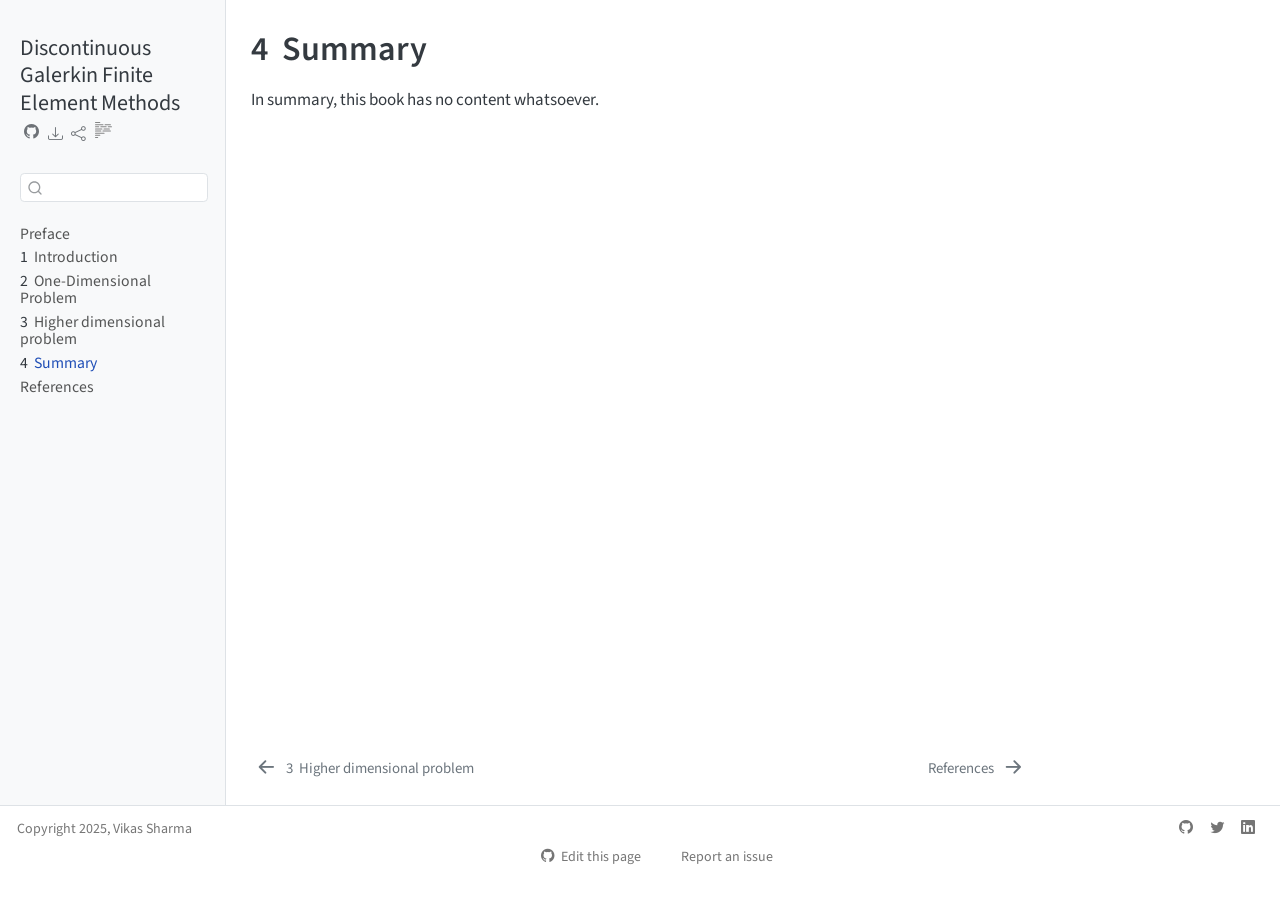
<file: summary.html>
<!DOCTYPE html>
<html xmlns="http://www.w3.org/1999/xhtml" lang="en" xml:lang="en"><head>

<meta charset="utf-8">
<meta name="generator" content="quarto-1.7.6">

<meta name="viewport" content="width=device-width, initial-scale=1.0, user-scalable=yes">


<title>4&nbsp; Summary – Discontinuous Galerkin Finite Element Methods</title>
<style>
code{white-space: pre-wrap;}
span.smallcaps{font-variant: small-caps;}
div.columns{display: flex; gap: min(4vw, 1.5em);}
div.column{flex: auto; overflow-x: auto;}
div.hanging-indent{margin-left: 1.5em; text-indent: -1.5em;}
ul.task-list{list-style: none;}
ul.task-list li input[type="checkbox"] {
  width: 0.8em;
  margin: 0 0.8em 0.2em -1em; /* quarto-specific, see https://github.com/quarto-dev/quarto-cli/issues/4556 */ 
  vertical-align: middle;
}
</style>


<script src="site_libs/quarto-nav/quarto-nav.js"></script>
<script src="site_libs/quarto-nav/headroom.min.js"></script>
<script src="site_libs/clipboard/clipboard.min.js"></script>
<script src="site_libs/quarto-search/autocomplete.umd.js"></script>
<script src="site_libs/quarto-search/fuse.min.js"></script>
<script src="site_libs/quarto-search/quarto-search.js"></script>
<meta name="quarto:offset" content="./">
<link href="./references.html" rel="next">
<link href="./dg-in-multi-dim.html" rel="prev">
<link href="././figures/favicon.png" rel="icon" type="image/png">
<script src="site_libs/quarto-html/quarto.js"></script>
<script src="site_libs/quarto-html/popper.min.js"></script>
<script src="site_libs/quarto-html/tippy.umd.min.js"></script>
<script src="site_libs/quarto-html/anchor.min.js"></script>
<link href="site_libs/quarto-html/tippy.css" rel="stylesheet">
<link href="site_libs/quarto-html/quarto-syntax-highlighting-6c21014d9765ba549c6ebad95917e4d7.css" rel="stylesheet" id="quarto-text-highlighting-styles">
<script src="site_libs/bootstrap/bootstrap.min.js"></script>
<link href="site_libs/bootstrap/bootstrap-icons.css" rel="stylesheet">
<link href="site_libs/bootstrap/bootstrap-37d89bc7e80e994595a40689c5304408.min.css" rel="stylesheet" append-hash="true" id="quarto-bootstrap" data-mode="light">
<script id="quarto-search-options" type="application/json">{
  "location": "sidebar",
  "copy-button": false,
  "collapse-after": 3,
  "panel-placement": "start",
  "type": "textbox",
  "limit": 50,
  "keyboard-shortcut": [
    "f",
    "/",
    "s"
  ],
  "show-item-context": false,
  "language": {
    "search-no-results-text": "No results",
    "search-matching-documents-text": "matching documents",
    "search-copy-link-title": "Copy link to search",
    "search-hide-matches-text": "Hide additional matches",
    "search-more-match-text": "more match in this document",
    "search-more-matches-text": "more matches in this document",
    "search-clear-button-title": "Clear",
    "search-text-placeholder": "",
    "search-detached-cancel-button-title": "Cancel",
    "search-submit-button-title": "Submit",
    "search-label": "Search"
  }
}</script>
<script async="" src="https://hypothes.is/embed.js"></script>
<script>
  window.document.addEventListener("DOMContentLoaded", function (_event) {
    document.body.classList.add('hypothesis-enabled');
  });
</script>


<meta name="twitter:title" content="4&nbsp; Summary – Discontinuous Galerkin Finite Element Methods">
<meta name="twitter:description" content="">
<meta name="twitter:card" content="summary">
</head>

<body class="nav-sidebar docked">

<div id="quarto-search-results"></div>
  <header id="quarto-header" class="headroom fixed-top">
  <nav class="quarto-secondary-nav">
    <div class="container-fluid d-flex">
      <button type="button" class="quarto-btn-toggle btn" data-bs-toggle="collapse" role="button" data-bs-target=".quarto-sidebar-collapse-item" aria-controls="quarto-sidebar" aria-expanded="false" aria-label="Toggle sidebar navigation" onclick="if (window.quartoToggleHeadroom) { window.quartoToggleHeadroom(); }">
        <i class="bi bi-layout-text-sidebar-reverse"></i>
      </button>
        <nav class="quarto-page-breadcrumbs" aria-label="breadcrumb"><ol class="breadcrumb"><li class="breadcrumb-item"><a href="./summary.html"><span class="chapter-number">4</span>&nbsp; <span class="chapter-title">Summary</span></a></li></ol></nav>
        <a class="flex-grow-1" role="navigation" data-bs-toggle="collapse" data-bs-target=".quarto-sidebar-collapse-item" aria-controls="quarto-sidebar" aria-expanded="false" aria-label="Toggle sidebar navigation" onclick="if (window.quartoToggleHeadroom) { window.quartoToggleHeadroom(); }">      
        </a>
      <button type="button" class="btn quarto-search-button" aria-label="Search" onclick="window.quartoOpenSearch();">
        <i class="bi bi-search"></i>
      </button>
    </div>
  </nav>
</header>
<!-- content -->
<div id="quarto-content" class="quarto-container page-columns page-rows-contents page-layout-article">
<!-- sidebar -->
  <nav id="quarto-sidebar" class="sidebar collapse collapse-horizontal quarto-sidebar-collapse-item sidebar-navigation docked overflow-auto">
    <div class="pt-lg-2 mt-2 text-left sidebar-header">
    <div class="sidebar-title mb-0 py-0">
      <a href="./">Discontinuous Galerkin Finite Element Methods</a> 
        <div class="sidebar-tools-main tools-wide">
    <a href="https://github.com/poromechanics/dg-fem/" title="Source Code" class="quarto-navigation-tool px-1" aria-label="Source Code"><i class="bi bi-github"></i></a>
    <div class="dropdown">
      <a href="" title="Download" id="quarto-navigation-tool-dropdown-0" class="quarto-navigation-tool dropdown-toggle px-1" data-bs-toggle="dropdown" aria-expanded="false" role="link" aria-label="Download"><i class="bi bi-download"></i></a>
      <ul class="dropdown-menu" aria-labelledby="quarto-navigation-tool-dropdown-0">
          <li>
            <a class="dropdown-item sidebar-tools-main-item" href="./Discontinuous-Galerkin-Finite-Element-Methods.pdf">
              <i class="bi bi-file-pdf pe-1"></i>
            Download PDF
            </a>
          </li>
          <li>
            <a class="dropdown-item sidebar-tools-main-item" href="./Discontinuous-Galerkin-Finite-Element-Methods.epub">
              <i class="bi bi-journal pe-1"></i>
            Download ePub
            </a>
          </li>
      </ul>
    </div>
    <div class="dropdown">
      <a href="" title="Share" id="quarto-navigation-tool-dropdown-1" class="quarto-navigation-tool dropdown-toggle px-1" data-bs-toggle="dropdown" aria-expanded="false" role="link" aria-label="Share"><i class="bi bi-share"></i></a>
      <ul class="dropdown-menu" aria-labelledby="quarto-navigation-tool-dropdown-1">
          <li>
            <a class="dropdown-item sidebar-tools-main-item" href="https://twitter.com/intent/tweet?url=|url|">
              <i class="bi bi-twitter pe-1"></i>
            Twitter
            </a>
          </li>
          <li>
            <a class="dropdown-item sidebar-tools-main-item" href="https://www.linkedin.com/sharing/share-offsite/?url=|url|">
              <i class="bi bi-linkedin pe-1"></i>
            LinkedIn
            </a>
          </li>
      </ul>
    </div>
  <a href="" class="quarto-reader-toggle quarto-navigation-tool px-1" onclick="window.quartoToggleReader(); return false;" title="Toggle reader mode">
  <div class="quarto-reader-toggle-btn">
  <i class="bi"></i>
  </div>
</a>
</div>
    </div>
      </div>
        <div class="mt-2 flex-shrink-0 align-items-center">
        <div class="sidebar-search">
        <div id="quarto-search" class="" title="Search"></div>
        </div>
        </div>
    <div class="sidebar-menu-container"> 
    <ul class="list-unstyled mt-1">
        <li class="sidebar-item">
  <div class="sidebar-item-container"> 
  <a href="./index.html" class="sidebar-item-text sidebar-link">
 <span class="menu-text">Preface</span></a>
  </div>
</li>
        <li class="sidebar-item">
  <div class="sidebar-item-container"> 
  <a href="./intro.html" class="sidebar-item-text sidebar-link">
 <span class="menu-text"><span class="chapter-number">1</span>&nbsp; <span class="chapter-title">Introduction</span></span></a>
  </div>
</li>
        <li class="sidebar-item">
  <div class="sidebar-item-container"> 
  <a href="./dg-in-one-dim.html" class="sidebar-item-text sidebar-link">
 <span class="menu-text"><span class="chapter-number">2</span>&nbsp; <span class="chapter-title">One-Dimensional Problem</span></span></a>
  </div>
</li>
        <li class="sidebar-item">
  <div class="sidebar-item-container"> 
  <a href="./dg-in-multi-dim.html" class="sidebar-item-text sidebar-link">
 <span class="menu-text"><span class="chapter-number">3</span>&nbsp; <span class="chapter-title">Higher dimensional problem</span></span></a>
  </div>
</li>
        <li class="sidebar-item">
  <div class="sidebar-item-container"> 
  <a href="./summary.html" class="sidebar-item-text sidebar-link active">
 <span class="menu-text"><span class="chapter-number">4</span>&nbsp; <span class="chapter-title">Summary</span></span></a>
  </div>
</li>
        <li class="sidebar-item">
  <div class="sidebar-item-container"> 
  <a href="./references.html" class="sidebar-item-text sidebar-link">
 <span class="menu-text">References</span></a>
  </div>
</li>
    </ul>
    </div>
</nav>
<div id="quarto-sidebar-glass" class="quarto-sidebar-collapse-item" data-bs-toggle="collapse" data-bs-target=".quarto-sidebar-collapse-item"></div>
<!-- margin-sidebar -->
    <div id="quarto-margin-sidebar" class="sidebar margin-sidebar zindex-bottom">
        
    </div>
<!-- main -->
<main class="content" id="quarto-document-content">

<header id="title-block-header" class="quarto-title-block default">
<div class="quarto-title">
<h1 class="title"><span class="chapter-number">4</span>&nbsp; <span class="chapter-title">Summary</span></h1>
</div>



<div class="quarto-title-meta">

    
  
    
  </div>
  


</header>


<p>In summary, this book has no content whatsoever.</p>



</main> <!-- /main -->
<script id="quarto-html-after-body" type="application/javascript">
window.document.addEventListener("DOMContentLoaded", function (event) {
  const toggleBodyColorMode = (bsSheetEl) => {
    const mode = bsSheetEl.getAttribute("data-mode");
    const bodyEl = window.document.querySelector("body");
    if (mode === "dark") {
      bodyEl.classList.add("quarto-dark");
      bodyEl.classList.remove("quarto-light");
    } else {
      bodyEl.classList.add("quarto-light");
      bodyEl.classList.remove("quarto-dark");
    }
  }
  const toggleBodyColorPrimary = () => {
    const bsSheetEl = window.document.querySelector("link#quarto-bootstrap");
    if (bsSheetEl) {
      toggleBodyColorMode(bsSheetEl);
    }
  }
  toggleBodyColorPrimary();  
  const icon = "";
  const anchorJS = new window.AnchorJS();
  anchorJS.options = {
    placement: 'right',
    icon: icon
  };
  anchorJS.add('.anchored');
  const isCodeAnnotation = (el) => {
    for (const clz of el.classList) {
      if (clz.startsWith('code-annotation-')) {                     
        return true;
      }
    }
    return false;
  }
  const onCopySuccess = function(e) {
    // button target
    const button = e.trigger;
    // don't keep focus
    button.blur();
    // flash "checked"
    button.classList.add('code-copy-button-checked');
    var currentTitle = button.getAttribute("title");
    button.setAttribute("title", "Copied!");
    let tooltip;
    if (window.bootstrap) {
      button.setAttribute("data-bs-toggle", "tooltip");
      button.setAttribute("data-bs-placement", "left");
      button.setAttribute("data-bs-title", "Copied!");
      tooltip = new bootstrap.Tooltip(button, 
        { trigger: "manual", 
          customClass: "code-copy-button-tooltip",
          offset: [0, -8]});
      tooltip.show();    
    }
    setTimeout(function() {
      if (tooltip) {
        tooltip.hide();
        button.removeAttribute("data-bs-title");
        button.removeAttribute("data-bs-toggle");
        button.removeAttribute("data-bs-placement");
      }
      button.setAttribute("title", currentTitle);
      button.classList.remove('code-copy-button-checked');
    }, 1000);
    // clear code selection
    e.clearSelection();
  }
  const getTextToCopy = function(trigger) {
      const codeEl = trigger.previousElementSibling.cloneNode(true);
      for (const childEl of codeEl.children) {
        if (isCodeAnnotation(childEl)) {
          childEl.remove();
        }
      }
      return codeEl.innerText;
  }
  const clipboard = new window.ClipboardJS('.code-copy-button:not([data-in-quarto-modal])', {
    text: getTextToCopy
  });
  clipboard.on('success', onCopySuccess);
  if (window.document.getElementById('quarto-embedded-source-code-modal')) {
    const clipboardModal = new window.ClipboardJS('.code-copy-button[data-in-quarto-modal]', {
      text: getTextToCopy,
      container: window.document.getElementById('quarto-embedded-source-code-modal')
    });
    clipboardModal.on('success', onCopySuccess);
  }
    var localhostRegex = new RegExp(/^(?:http|https):\/\/localhost\:?[0-9]*\//);
    var mailtoRegex = new RegExp(/^mailto:/);
      var filterRegex = new RegExp("https:\/\/poromechanics\.github\.io\/dg-fem");
    var isInternal = (href) => {
        return filterRegex.test(href) || localhostRegex.test(href) || mailtoRegex.test(href);
    }
    // Inspect non-navigation links and adorn them if external
 	var links = window.document.querySelectorAll('a[href]:not(.nav-link):not(.navbar-brand):not(.toc-action):not(.sidebar-link):not(.sidebar-item-toggle):not(.pagination-link):not(.no-external):not([aria-hidden]):not(.dropdown-item):not(.quarto-navigation-tool):not(.about-link)');
    for (var i=0; i<links.length; i++) {
      const link = links[i];
      if (!isInternal(link.href)) {
        // undo the damage that might have been done by quarto-nav.js in the case of
        // links that we want to consider external
        if (link.dataset.originalHref !== undefined) {
          link.href = link.dataset.originalHref;
        }
      }
    }
  function tippyHover(el, contentFn, onTriggerFn, onUntriggerFn) {
    const config = {
      allowHTML: true,
      maxWidth: 500,
      delay: 100,
      arrow: false,
      appendTo: function(el) {
          return el.parentElement;
      },
      interactive: true,
      interactiveBorder: 10,
      theme: 'quarto',
      placement: 'bottom-start',
    };
    if (contentFn) {
      config.content = contentFn;
    }
    if (onTriggerFn) {
      config.onTrigger = onTriggerFn;
    }
    if (onUntriggerFn) {
      config.onUntrigger = onUntriggerFn;
    }
    window.tippy(el, config); 
  }
  const noterefs = window.document.querySelectorAll('a[role="doc-noteref"]');
  for (var i=0; i<noterefs.length; i++) {
    const ref = noterefs[i];
    tippyHover(ref, function() {
      // use id or data attribute instead here
      let href = ref.getAttribute('data-footnote-href') || ref.getAttribute('href');
      try { href = new URL(href).hash; } catch {}
      const id = href.replace(/^#\/?/, "");
      const note = window.document.getElementById(id);
      if (note) {
        return note.innerHTML;
      } else {
        return "";
      }
    });
  }
  const xrefs = window.document.querySelectorAll('a.quarto-xref');
  const processXRef = (id, note) => {
    // Strip column container classes
    const stripColumnClz = (el) => {
      el.classList.remove("page-full", "page-columns");
      if (el.children) {
        for (const child of el.children) {
          stripColumnClz(child);
        }
      }
    }
    stripColumnClz(note)
    if (id === null || id.startsWith('sec-')) {
      // Special case sections, only their first couple elements
      const container = document.createElement("div");
      if (note.children && note.children.length > 2) {
        container.appendChild(note.children[0].cloneNode(true));
        for (let i = 1; i < note.children.length; i++) {
          const child = note.children[i];
          if (child.tagName === "P" && child.innerText === "") {
            continue;
          } else {
            container.appendChild(child.cloneNode(true));
            break;
          }
        }
        if (window.Quarto?.typesetMath) {
          window.Quarto.typesetMath(container);
        }
        return container.innerHTML
      } else {
        if (window.Quarto?.typesetMath) {
          window.Quarto.typesetMath(note);
        }
        return note.innerHTML;
      }
    } else {
      // Remove any anchor links if they are present
      const anchorLink = note.querySelector('a.anchorjs-link');
      if (anchorLink) {
        anchorLink.remove();
      }
      if (window.Quarto?.typesetMath) {
        window.Quarto.typesetMath(note);
      }
      if (note.classList.contains("callout")) {
        return note.outerHTML;
      } else {
        return note.innerHTML;
      }
    }
  }
  for (var i=0; i<xrefs.length; i++) {
    const xref = xrefs[i];
    tippyHover(xref, undefined, function(instance) {
      instance.disable();
      let url = xref.getAttribute('href');
      let hash = undefined; 
      if (url.startsWith('#')) {
        hash = url;
      } else {
        try { hash = new URL(url).hash; } catch {}
      }
      if (hash) {
        const id = hash.replace(/^#\/?/, "");
        const note = window.document.getElementById(id);
        if (note !== null) {
          try {
            const html = processXRef(id, note.cloneNode(true));
            instance.setContent(html);
          } finally {
            instance.enable();
            instance.show();
          }
        } else {
          // See if we can fetch this
          fetch(url.split('#')[0])
          .then(res => res.text())
          .then(html => {
            const parser = new DOMParser();
            const htmlDoc = parser.parseFromString(html, "text/html");
            const note = htmlDoc.getElementById(id);
            if (note !== null) {
              const html = processXRef(id, note);
              instance.setContent(html);
            } 
          }).finally(() => {
            instance.enable();
            instance.show();
          });
        }
      } else {
        // See if we can fetch a full url (with no hash to target)
        // This is a special case and we should probably do some content thinning / targeting
        fetch(url)
        .then(res => res.text())
        .then(html => {
          const parser = new DOMParser();
          const htmlDoc = parser.parseFromString(html, "text/html");
          const note = htmlDoc.querySelector('main.content');
          if (note !== null) {
            // This should only happen for chapter cross references
            // (since there is no id in the URL)
            // remove the first header
            if (note.children.length > 0 && note.children[0].tagName === "HEADER") {
              note.children[0].remove();
            }
            const html = processXRef(null, note);
            instance.setContent(html);
          } 
        }).finally(() => {
          instance.enable();
          instance.show();
        });
      }
    }, function(instance) {
    });
  }
      let selectedAnnoteEl;
      const selectorForAnnotation = ( cell, annotation) => {
        let cellAttr = 'data-code-cell="' + cell + '"';
        let lineAttr = 'data-code-annotation="' +  annotation + '"';
        const selector = 'span[' + cellAttr + '][' + lineAttr + ']';
        return selector;
      }
      const selectCodeLines = (annoteEl) => {
        const doc = window.document;
        const targetCell = annoteEl.getAttribute("data-target-cell");
        const targetAnnotation = annoteEl.getAttribute("data-target-annotation");
        const annoteSpan = window.document.querySelector(selectorForAnnotation(targetCell, targetAnnotation));
        const lines = annoteSpan.getAttribute("data-code-lines").split(",");
        const lineIds = lines.map((line) => {
          return targetCell + "-" + line;
        })
        let top = null;
        let height = null;
        let parent = null;
        if (lineIds.length > 0) {
            //compute the position of the single el (top and bottom and make a div)
            const el = window.document.getElementById(lineIds[0]);
            top = el.offsetTop;
            height = el.offsetHeight;
            parent = el.parentElement.parentElement;
          if (lineIds.length > 1) {
            const lastEl = window.document.getElementById(lineIds[lineIds.length - 1]);
            const bottom = lastEl.offsetTop + lastEl.offsetHeight;
            height = bottom - top;
          }
          if (top !== null && height !== null && parent !== null) {
            // cook up a div (if necessary) and position it 
            let div = window.document.getElementById("code-annotation-line-highlight");
            if (div === null) {
              div = window.document.createElement("div");
              div.setAttribute("id", "code-annotation-line-highlight");
              div.style.position = 'absolute';
              parent.appendChild(div);
            }
            div.style.top = top - 2 + "px";
            div.style.height = height + 4 + "px";
            div.style.left = 0;
            let gutterDiv = window.document.getElementById("code-annotation-line-highlight-gutter");
            if (gutterDiv === null) {
              gutterDiv = window.document.createElement("div");
              gutterDiv.setAttribute("id", "code-annotation-line-highlight-gutter");
              gutterDiv.style.position = 'absolute';
              const codeCell = window.document.getElementById(targetCell);
              const gutter = codeCell.querySelector('.code-annotation-gutter');
              gutter.appendChild(gutterDiv);
            }
            gutterDiv.style.top = top - 2 + "px";
            gutterDiv.style.height = height + 4 + "px";
          }
          selectedAnnoteEl = annoteEl;
        }
      };
      const unselectCodeLines = () => {
        const elementsIds = ["code-annotation-line-highlight", "code-annotation-line-highlight-gutter"];
        elementsIds.forEach((elId) => {
          const div = window.document.getElementById(elId);
          if (div) {
            div.remove();
          }
        });
        selectedAnnoteEl = undefined;
      };
        // Handle positioning of the toggle
    window.addEventListener(
      "resize",
      throttle(() => {
        elRect = undefined;
        if (selectedAnnoteEl) {
          selectCodeLines(selectedAnnoteEl);
        }
      }, 10)
    );
    function throttle(fn, ms) {
    let throttle = false;
    let timer;
      return (...args) => {
        if(!throttle) { // first call gets through
            fn.apply(this, args);
            throttle = true;
        } else { // all the others get throttled
            if(timer) clearTimeout(timer); // cancel #2
            timer = setTimeout(() => {
              fn.apply(this, args);
              timer = throttle = false;
            }, ms);
        }
      };
    }
      // Attach click handler to the DT
      const annoteDls = window.document.querySelectorAll('dt[data-target-cell]');
      for (const annoteDlNode of annoteDls) {
        annoteDlNode.addEventListener('click', (event) => {
          const clickedEl = event.target;
          if (clickedEl !== selectedAnnoteEl) {
            unselectCodeLines();
            const activeEl = window.document.querySelector('dt[data-target-cell].code-annotation-active');
            if (activeEl) {
              activeEl.classList.remove('code-annotation-active');
            }
            selectCodeLines(clickedEl);
            clickedEl.classList.add('code-annotation-active');
          } else {
            // Unselect the line
            unselectCodeLines();
            clickedEl.classList.remove('code-annotation-active');
          }
        });
      }
  const findCites = (el) => {
    const parentEl = el.parentElement;
    if (parentEl) {
      const cites = parentEl.dataset.cites;
      if (cites) {
        return {
          el,
          cites: cites.split(' ')
        };
      } else {
        return findCites(el.parentElement)
      }
    } else {
      return undefined;
    }
  };
  var bibliorefs = window.document.querySelectorAll('a[role="doc-biblioref"]');
  for (var i=0; i<bibliorefs.length; i++) {
    const ref = bibliorefs[i];
    const citeInfo = findCites(ref);
    if (citeInfo) {
      tippyHover(citeInfo.el, function() {
        var popup = window.document.createElement('div');
        citeInfo.cites.forEach(function(cite) {
          var citeDiv = window.document.createElement('div');
          citeDiv.classList.add('hanging-indent');
          citeDiv.classList.add('csl-entry');
          var biblioDiv = window.document.getElementById('ref-' + cite);
          if (biblioDiv) {
            citeDiv.innerHTML = biblioDiv.innerHTML;
          }
          popup.appendChild(citeDiv);
        });
        return popup.innerHTML;
      });
    }
  }
});
</script>
<nav class="page-navigation">
  <div class="nav-page nav-page-previous">
      <a href="./dg-in-multi-dim.html" class="pagination-link" aria-label="Higher dimensional problem">
        <i class="bi bi-arrow-left-short"></i> <span class="nav-page-text"><span class="chapter-number">3</span>&nbsp; <span class="chapter-title">Higher dimensional problem</span></span>
      </a>          
  </div>
  <div class="nav-page nav-page-next">
      <a href="./references.html" class="pagination-link" aria-label="References">
        <span class="nav-page-text">References</span> <i class="bi bi-arrow-right-short"></i>
      </a>
  </div>
</nav>
</div> <!-- /content -->
<footer class="footer">
  <div class="nav-footer">
    <div class="nav-footer-left">
<p>Copyright 2025, Vikas Sharma</p>
</div>   
    <div class="nav-footer-center">
      &nbsp;
    <div class="toc-actions"><ul><li><a href="https://github.com/poromechanics/dg-fem/edit/main/summary.md" class="toc-action"><i class="bi bi-github"></i>Edit this page</a></li><li><a href="https://github.com/poromechanics/dg-fem/issues/new" class="toc-action"><i class="bi empty"></i>Report an issue</a></li></ul></div></div>
    <div class="nav-footer-right">
      <ul class="footer-items list-unstyled">
    <li class="nav-item compact">
    <a class="nav-link" href="https://github.com/vickysharma0812">
      <i class="bi bi-github" role="img">
</i> 
    </a>
  </li>  
    <li class="nav-item compact">
    <a class="nav-link" href="https://twitter.com/vickysharma0812">
      <i class="bi bi-twitter" role="img">
</i> 
    </a>
  </li>  
    <li class="nav-item compact">
    <a class="nav-link" href="https://linkedin.com/in/vickysharma0812">
      <i class="bi bi-linkedin" role="img">
</i> 
    </a>
  </li>  
</ul>
    </div>
  </div>
</footer>




</body></html>
</file>
<file: site_libs/quarto-html/tippy.css>
.tippy-box[data-animation=fade][data-state=hidden]{opacity:0}[data-tippy-root]{max-width:calc(100vw - 10px)}.tippy-box{position:relative;background-color:#333;color:#fff;border-radius:4px;font-size:14px;line-height:1.4;white-space:normal;outline:0;transition-property:transform,visibility,opacity}.tippy-box[data-placement^=top]>.tippy-arrow{bottom:0}.tippy-box[data-placement^=top]>.tippy-arrow:before{bottom:-7px;left:0;border-width:8px 8px 0;border-top-color:initial;transform-origin:center top}.tippy-box[data-placement^=bottom]>.tippy-arrow{top:0}.tippy-box[data-placement^=bottom]>.tippy-arrow:before{top:-7px;left:0;border-width:0 8px 8px;border-bottom-color:initial;transform-origin:center bottom}.tippy-box[data-placement^=left]>.tippy-arrow{right:0}.tippy-box[data-placement^=left]>.tippy-arrow:before{border-width:8px 0 8px 8px;border-left-color:initial;right:-7px;transform-origin:center left}.tippy-box[data-placement^=right]>.tippy-arrow{left:0}.tippy-box[data-placement^=right]>.tippy-arrow:before{left:-7px;border-width:8px 8px 8px 0;border-right-color:initial;transform-origin:center right}.tippy-box[data-inertia][data-state=visible]{transition-timing-function:cubic-bezier(.54,1.5,.38,1.11)}.tippy-arrow{width:16px;height:16px;color:#333}.tippy-arrow:before{content:"";position:absolute;border-color:transparent;border-style:solid}.tippy-content{position:relative;padding:5px 9px;z-index:1}
</file>
<file: site_libs/quarto-html/quarto-syntax-highlighting-6c21014d9765ba549c6ebad95917e4d7.css>
/* quarto syntax highlight colors */
:root {
  --quarto-hl-ot-color: #003B4F;
  --quarto-hl-at-color: #657422;
  --quarto-hl-ss-color: #20794D;
  --quarto-hl-an-color: #5E5E5E;
  --quarto-hl-fu-color: #4758AB;
  --quarto-hl-st-color: #20794D;
  --quarto-hl-cf-color: #003B4F;
  --quarto-hl-op-color: #5E5E5E;
  --quarto-hl-er-color: #AD0000;
  --quarto-hl-bn-color: #AD0000;
  --quarto-hl-al-color: #AD0000;
  --quarto-hl-va-color: #111111;
  --quarto-hl-bu-color: inherit;
  --quarto-hl-ex-color: inherit;
  --quarto-hl-pp-color: #AD0000;
  --quarto-hl-in-color: #5E5E5E;
  --quarto-hl-vs-color: #20794D;
  --quarto-hl-wa-color: #5E5E5E;
  --quarto-hl-do-color: #5E5E5E;
  --quarto-hl-im-color: #00769E;
  --quarto-hl-ch-color: #20794D;
  --quarto-hl-dt-color: #AD0000;
  --quarto-hl-fl-color: #AD0000;
  --quarto-hl-co-color: #5E5E5E;
  --quarto-hl-cv-color: #5E5E5E;
  --quarto-hl-cn-color: #8f5902;
  --quarto-hl-sc-color: #5E5E5E;
  --quarto-hl-dv-color: #AD0000;
  --quarto-hl-kw-color: #003B4F;
}

/* other quarto variables */
:root {
  --quarto-font-monospace: SFMono-Regular, Menlo, Monaco, Consolas, "Liberation Mono", "Courier New", monospace;
}

pre > code.sourceCode > span {
  color: #003B4F;
}

code span {
  color: #003B4F;
}

code.sourceCode > span {
  color: #003B4F;
}

div.sourceCode,
div.sourceCode pre.sourceCode {
  color: #003B4F;
}

code span.ot {
  color: #003B4F;
  font-style: inherit;
}

code span.at {
  color: #657422;
  font-style: inherit;
}

code span.ss {
  color: #20794D;
  font-style: inherit;
}

code span.an {
  color: #5E5E5E;
  font-style: inherit;
}

code span.fu {
  color: #4758AB;
  font-style: inherit;
}

code span.st {
  color: #20794D;
  font-style: inherit;
}

code span.cf {
  color: #003B4F;
  font-weight: bold;
  font-style: inherit;
}

code span.op {
  color: #5E5E5E;
  font-style: inherit;
}

code span.er {
  color: #AD0000;
  font-style: inherit;
}

code span.bn {
  color: #AD0000;
  font-style: inherit;
}

code span.al {
  color: #AD0000;
  font-style: inherit;
}

code span.va {
  color: #111111;
  font-style: inherit;
}

code span.bu {
  font-style: inherit;
}

code span.ex {
  font-style: inherit;
}

code span.pp {
  color: #AD0000;
  font-style: inherit;
}

code span.in {
  color: #5E5E5E;
  font-style: inherit;
}

code span.vs {
  color: #20794D;
  font-style: inherit;
}

code span.wa {
  color: #5E5E5E;
  font-style: italic;
}

code span.do {
  color: #5E5E5E;
  font-style: italic;
}

code span.im {
  color: #00769E;
  font-style: inherit;
}

code span.ch {
  color: #20794D;
  font-style: inherit;
}

code span.dt {
  color: #AD0000;
  font-style: inherit;
}

code span.fl {
  color: #AD0000;
  font-style: inherit;
}

code span.co {
  color: #5E5E5E;
  font-style: inherit;
}

code span.cv {
  color: #5E5E5E;
  font-style: italic;
}

code span.cn {
  color: #8f5902;
  font-style: inherit;
}

code span.sc {
  color: #5E5E5E;
  font-style: inherit;
}

code span.dv {
  color: #AD0000;
  font-style: inherit;
}

code span.kw {
  color: #003B4F;
  font-weight: bold;
  font-style: inherit;
}

.prevent-inlining {
  content: "</";
}

/*# sourceMappingURL=f24e1b57de03fc625bc41b267b7007a2.css.map */
</file>
